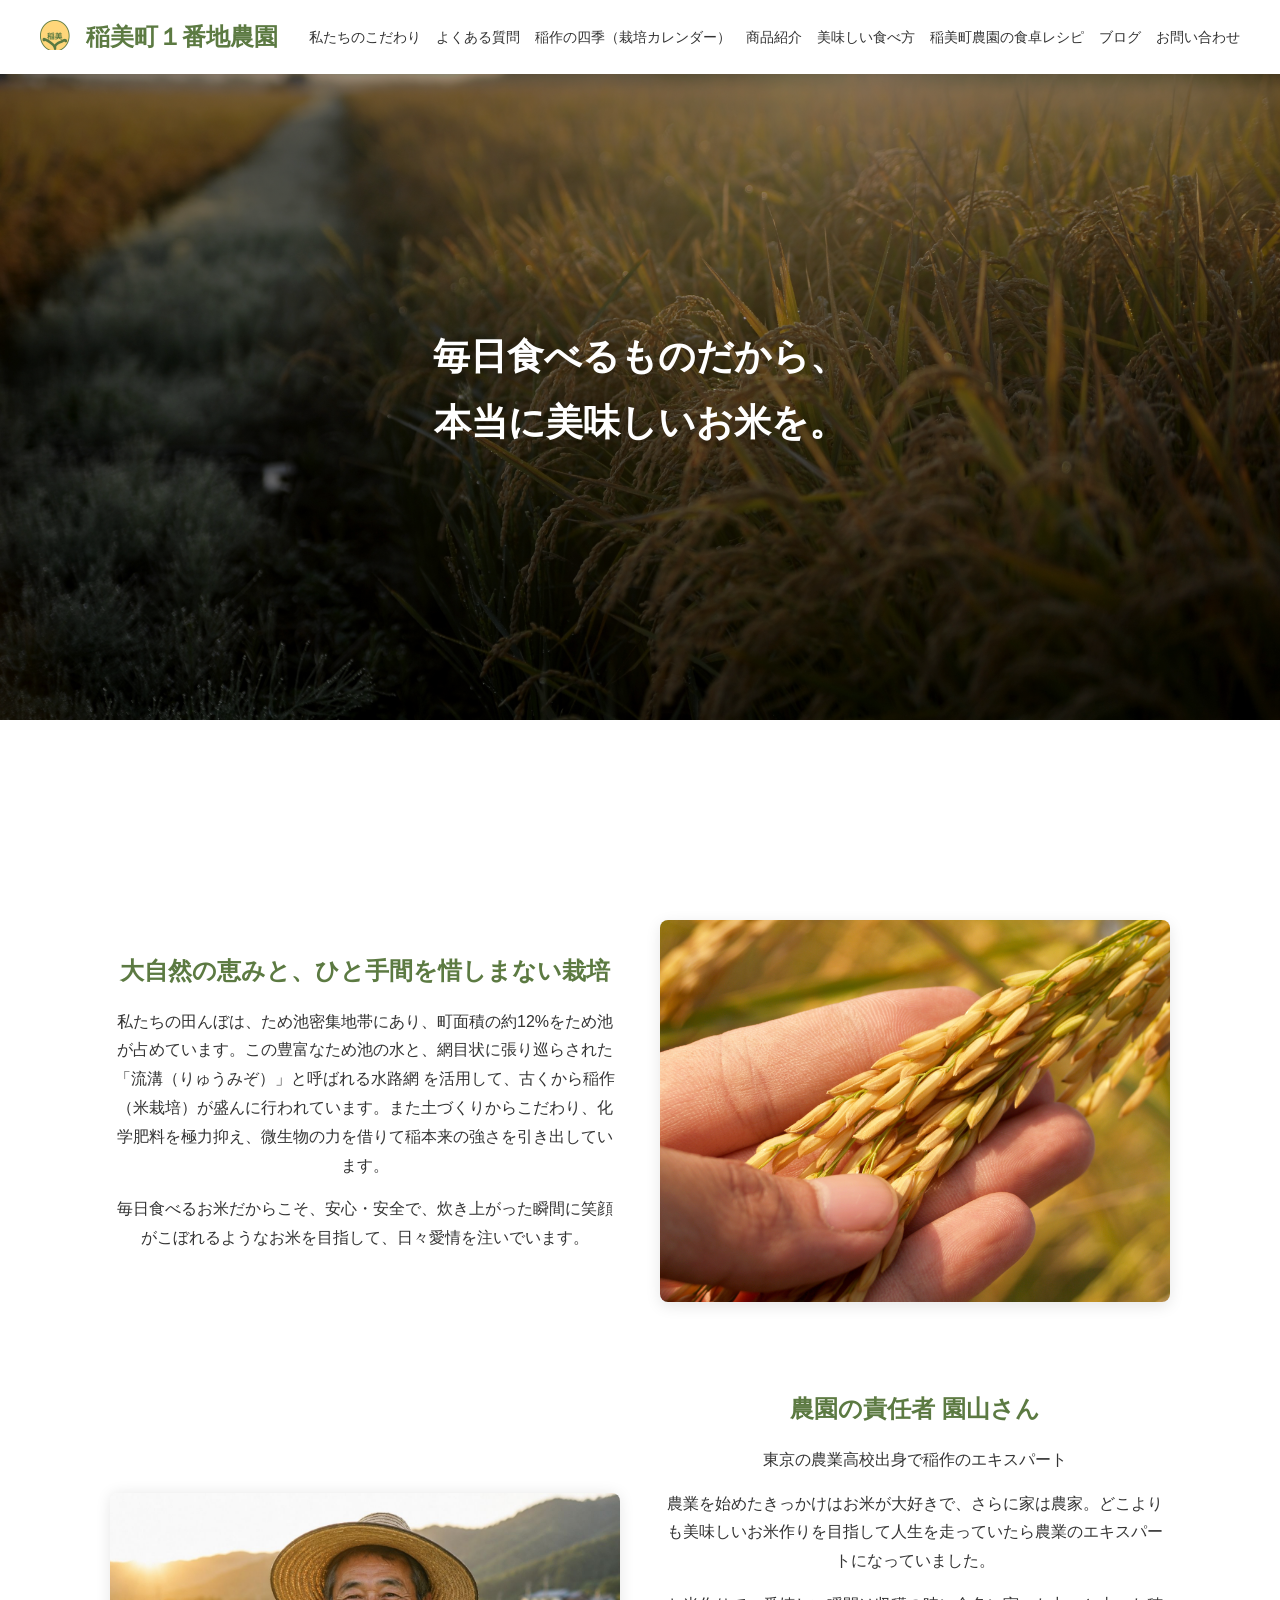
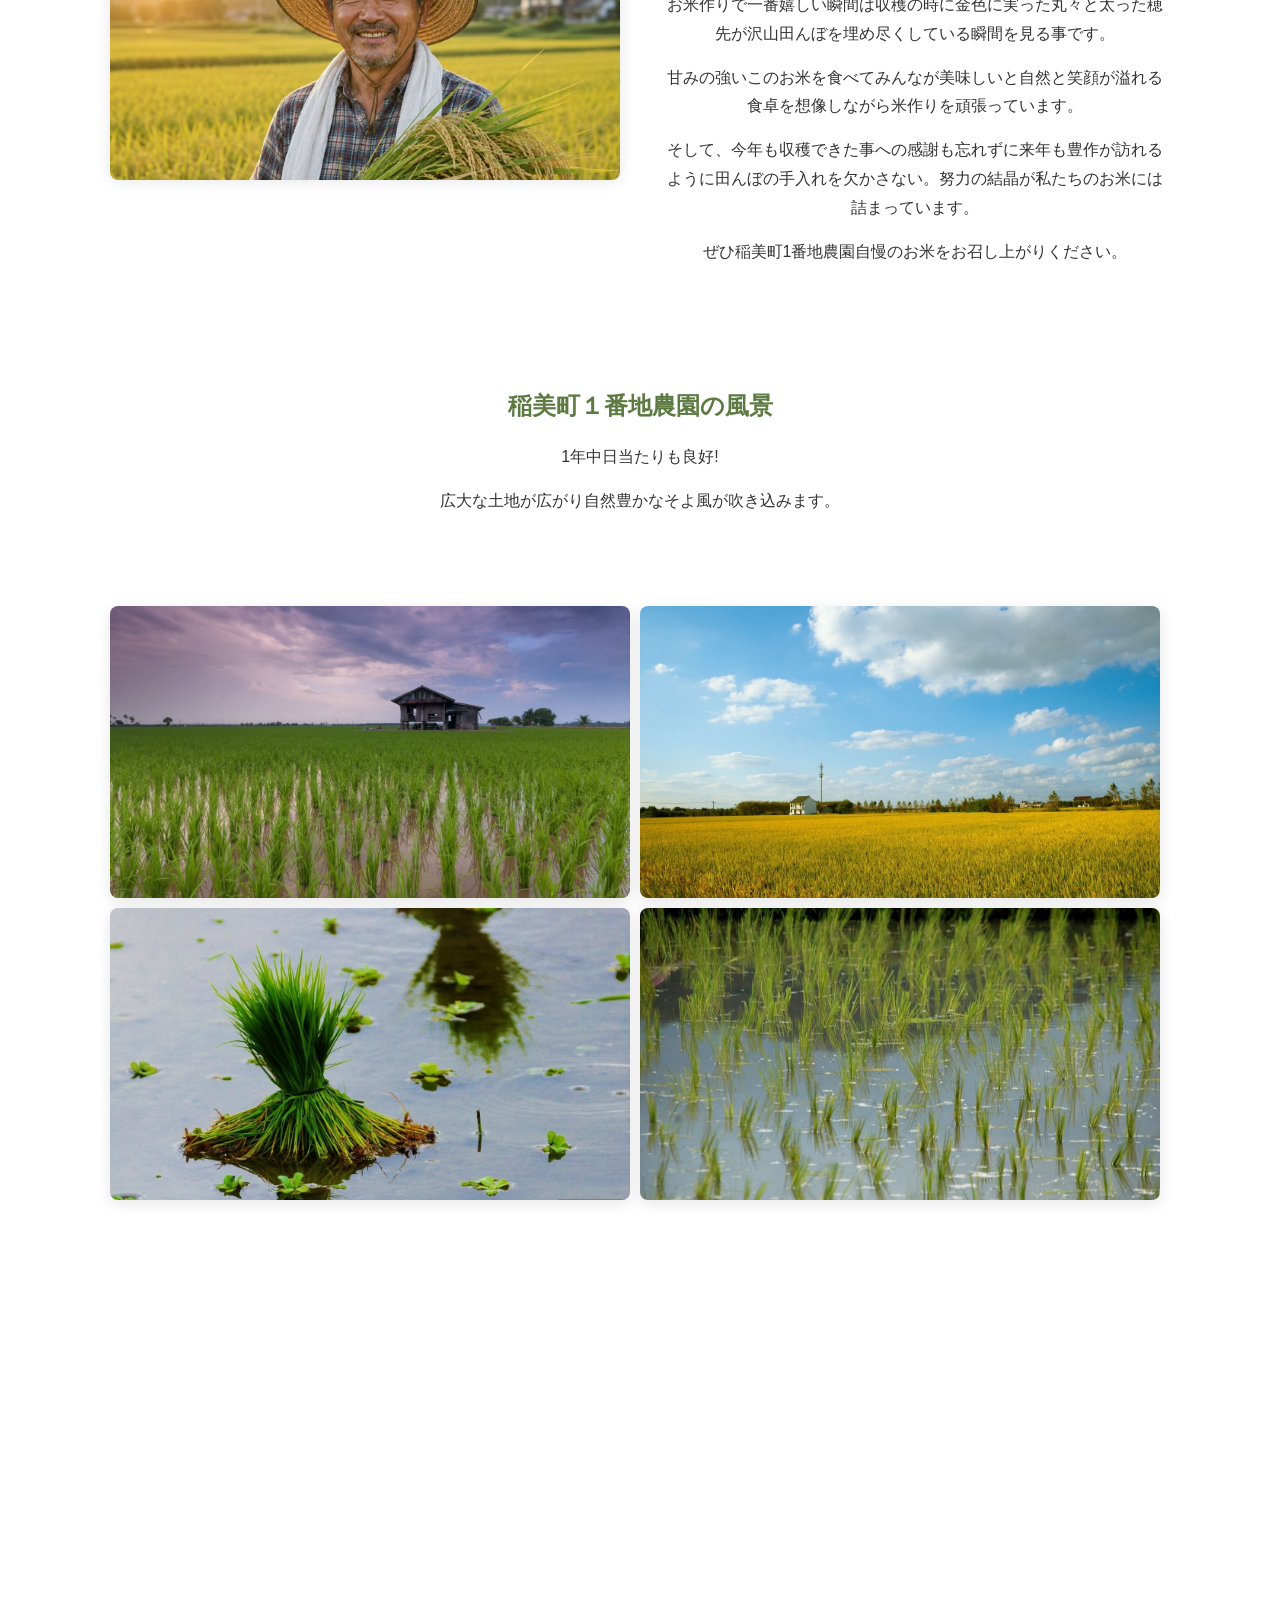
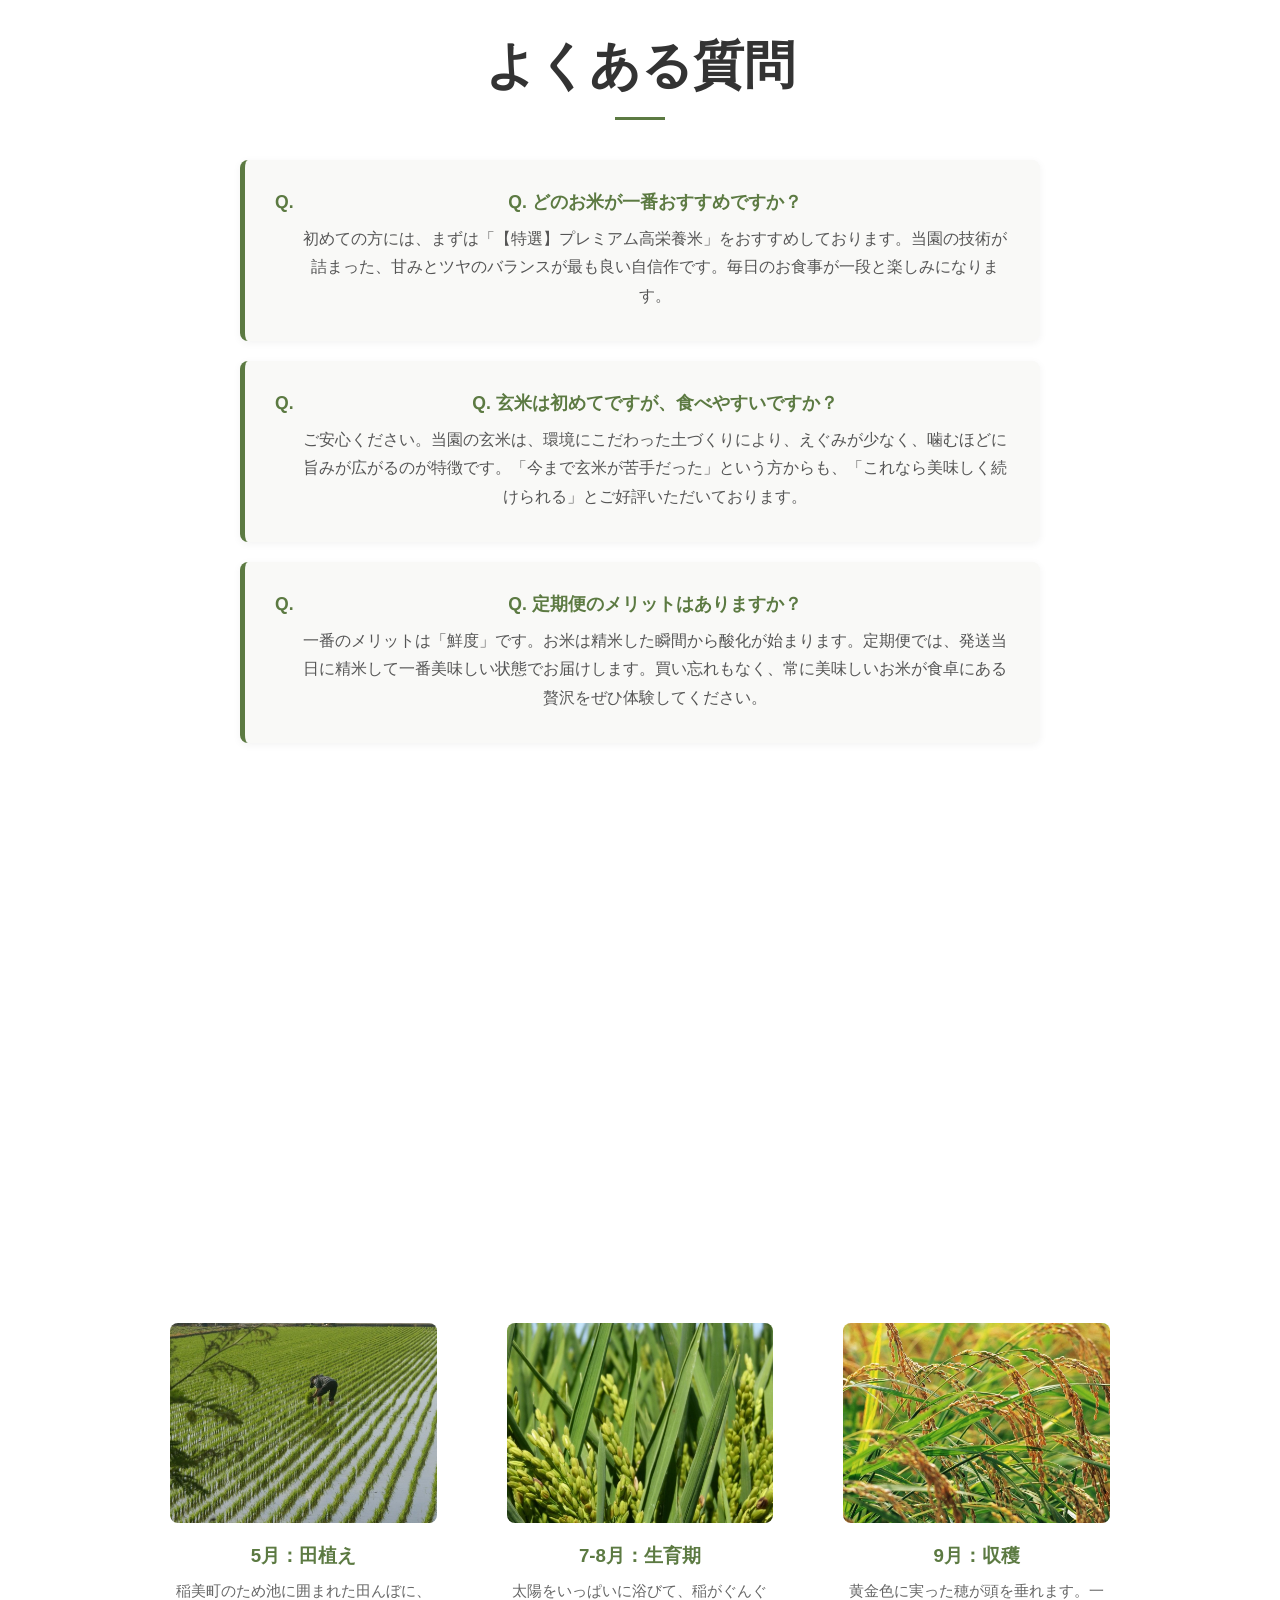
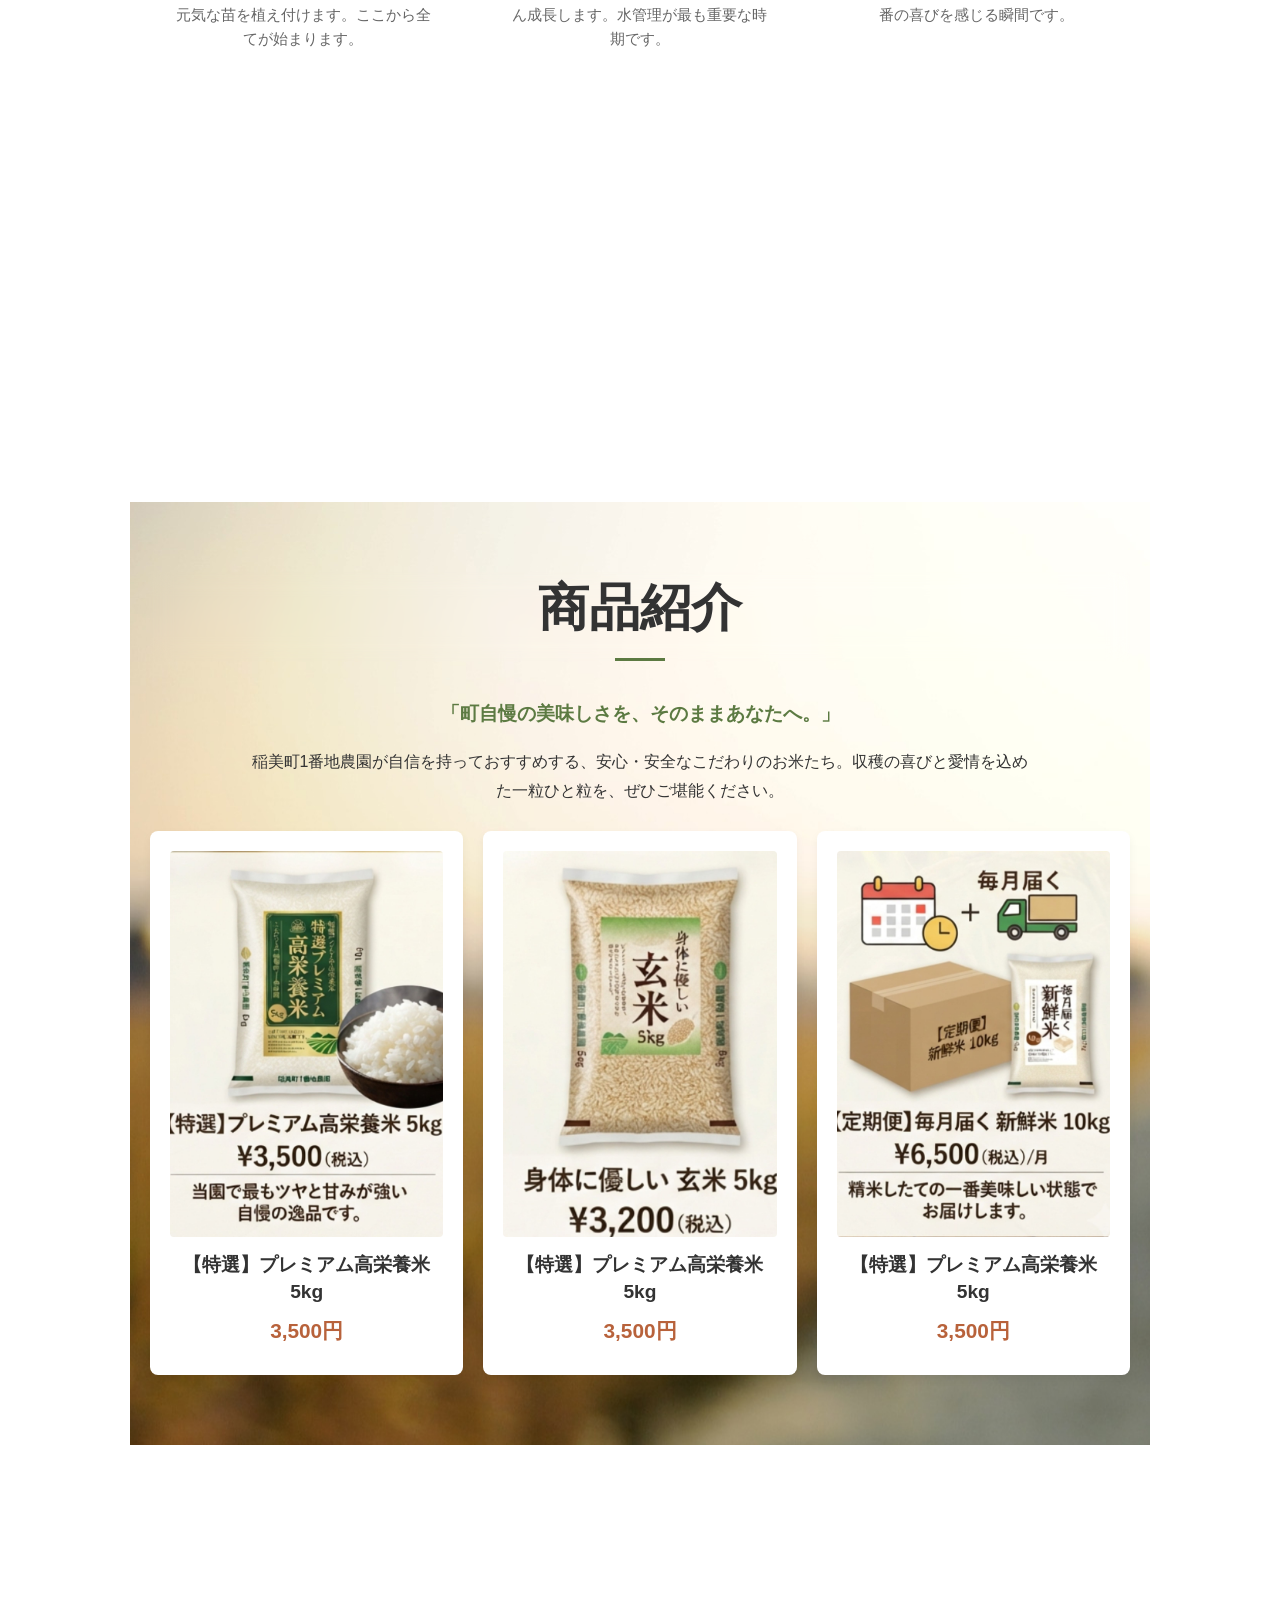
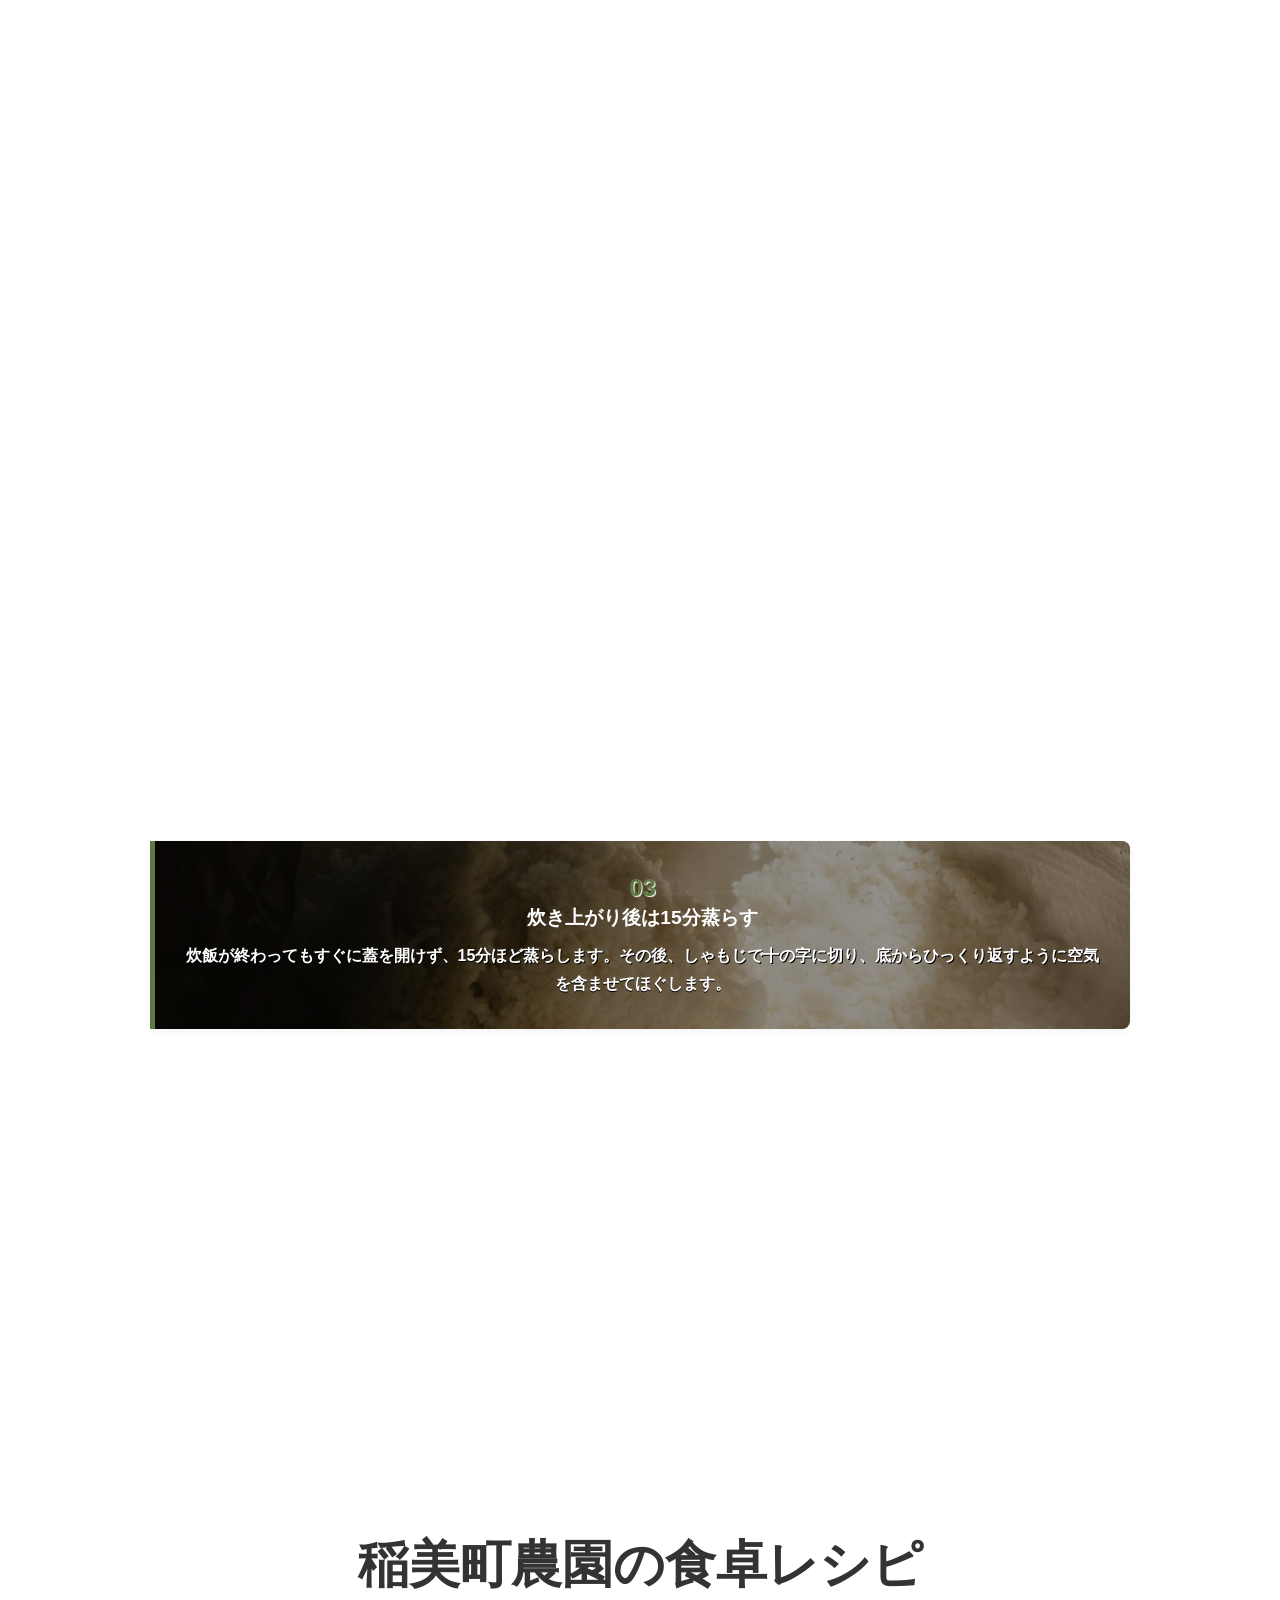
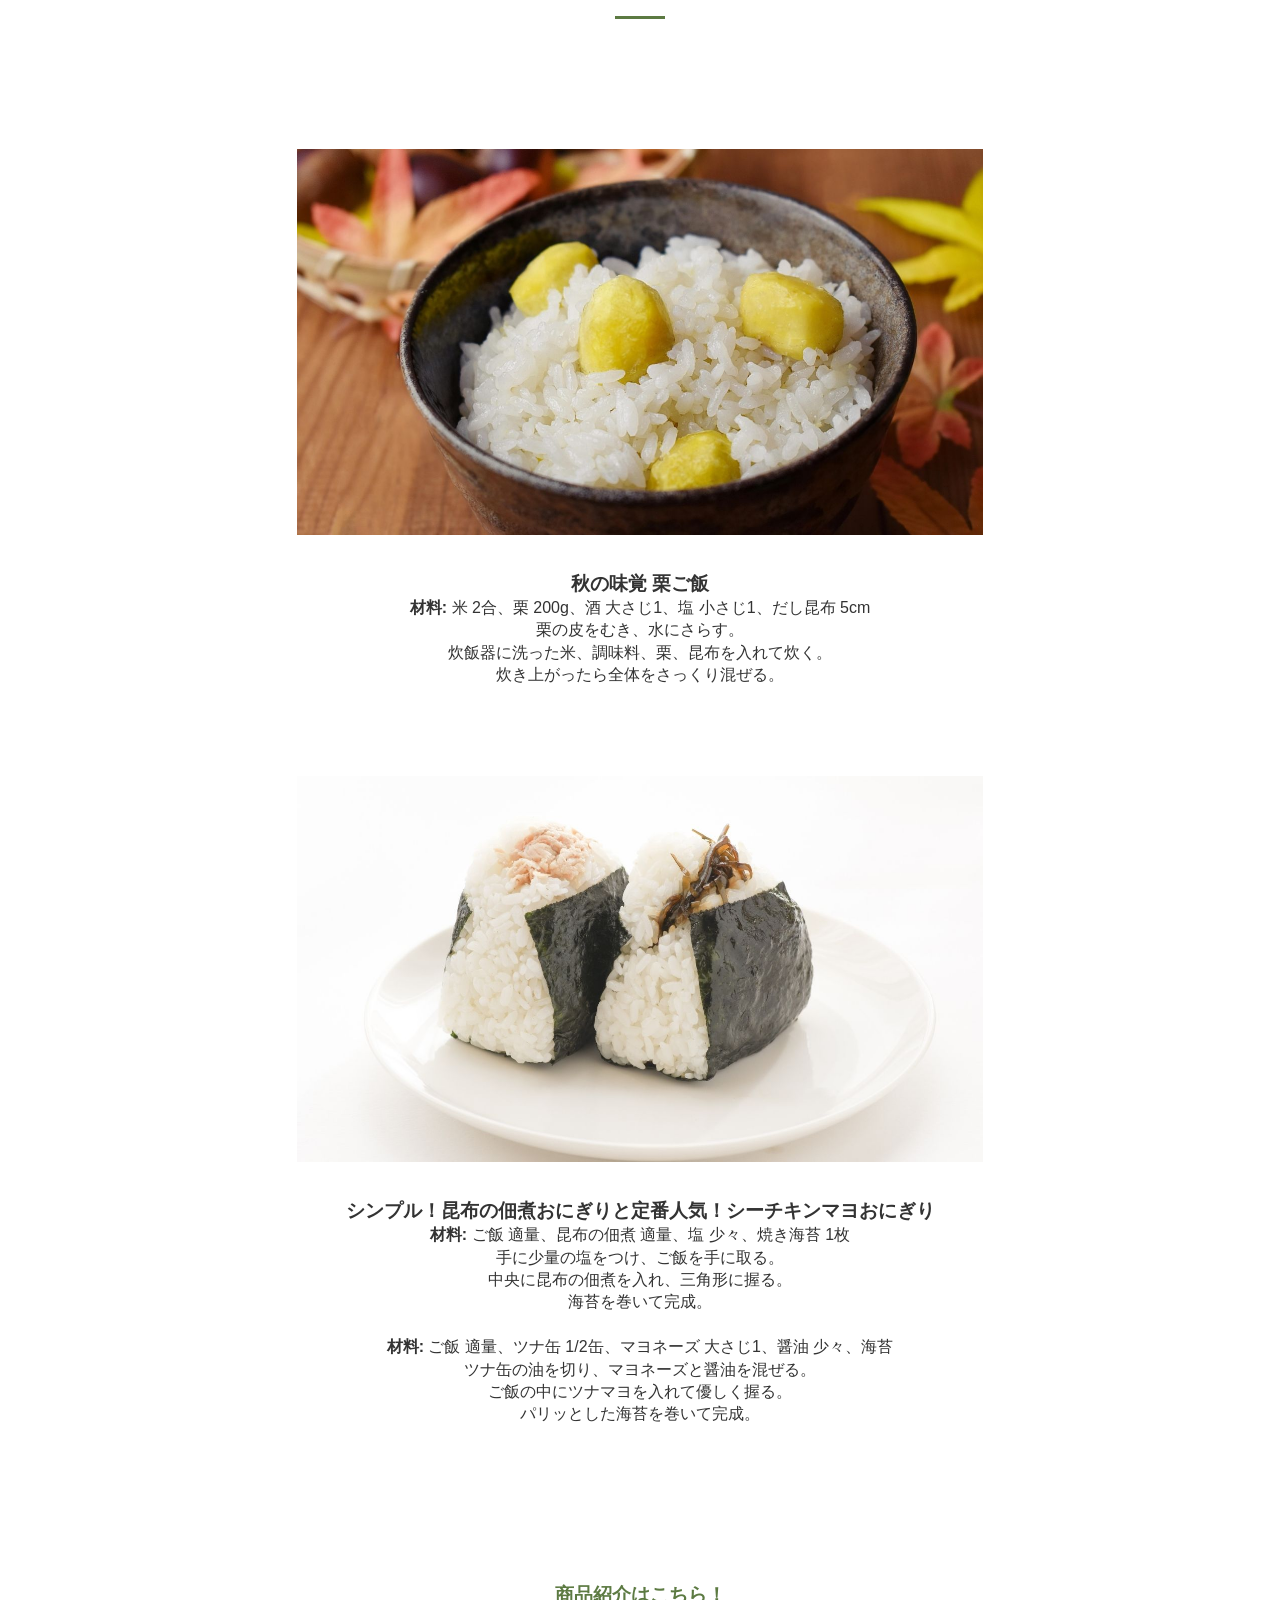
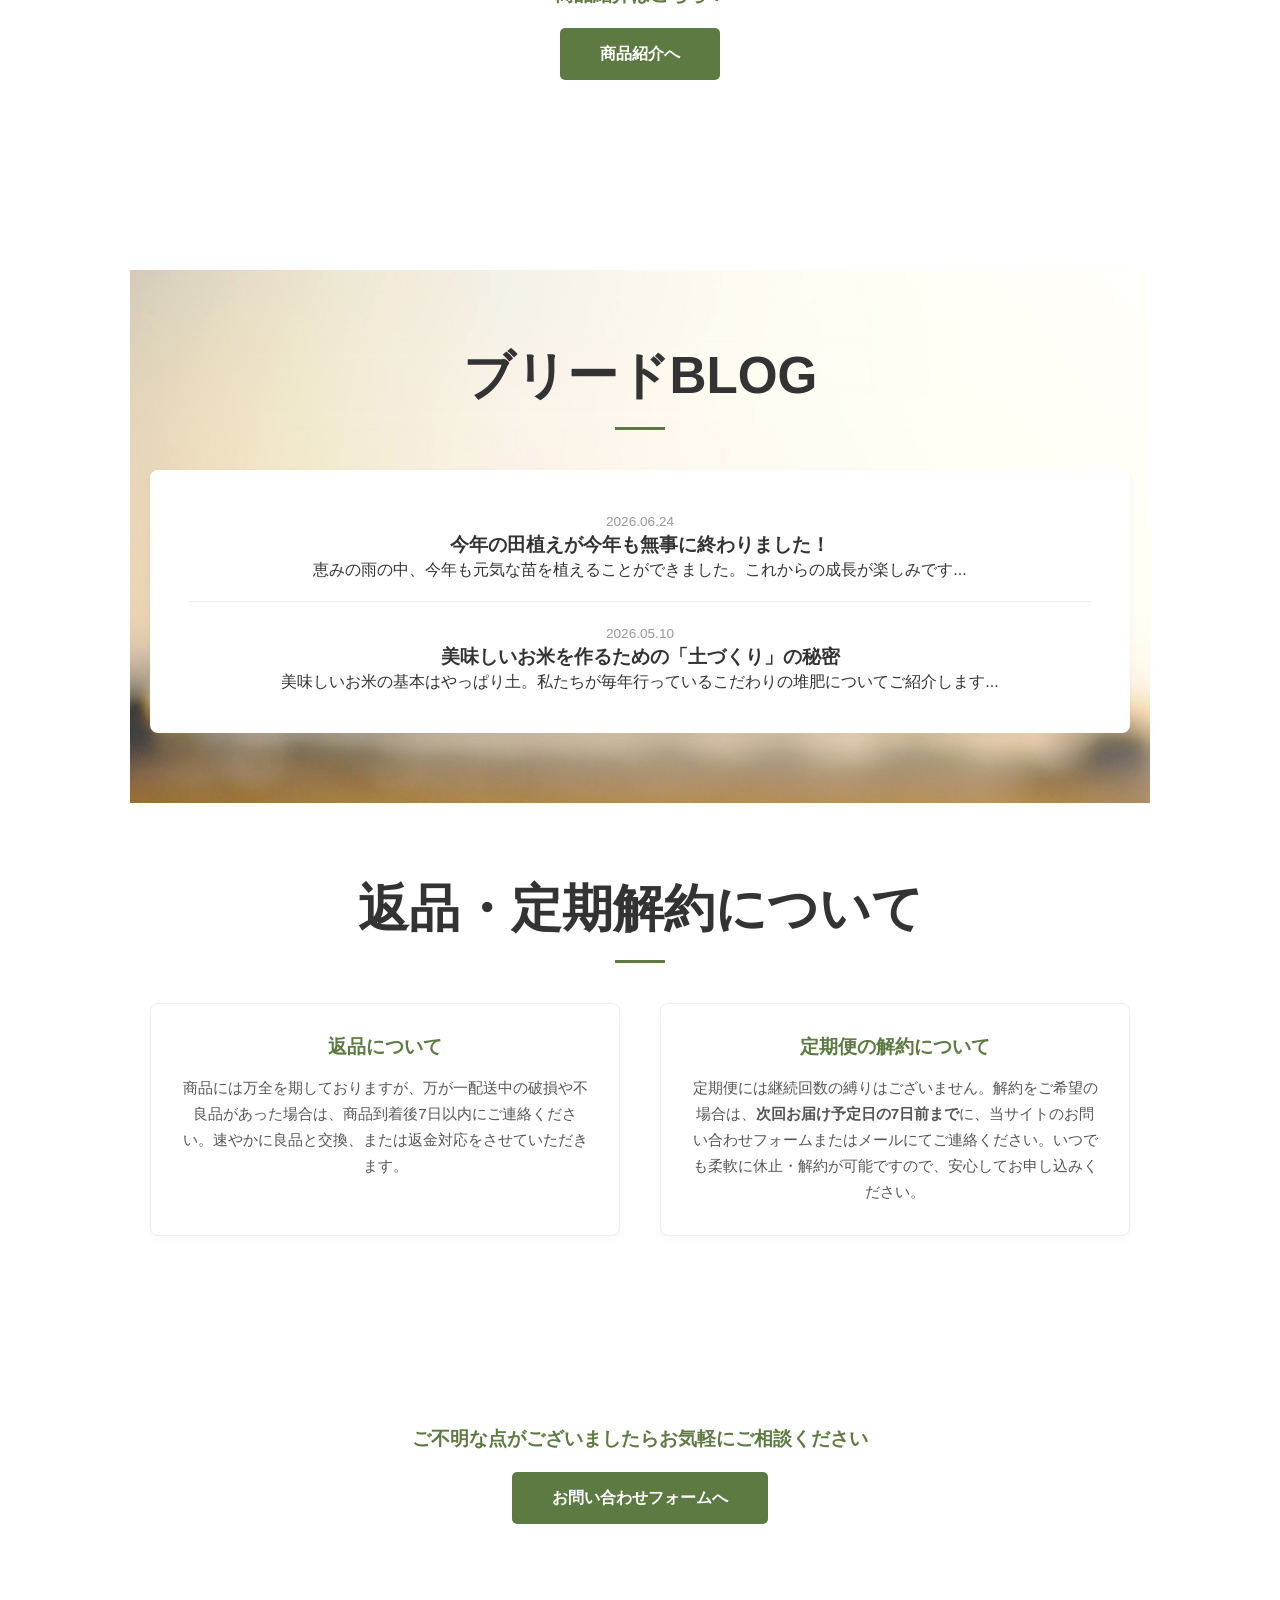
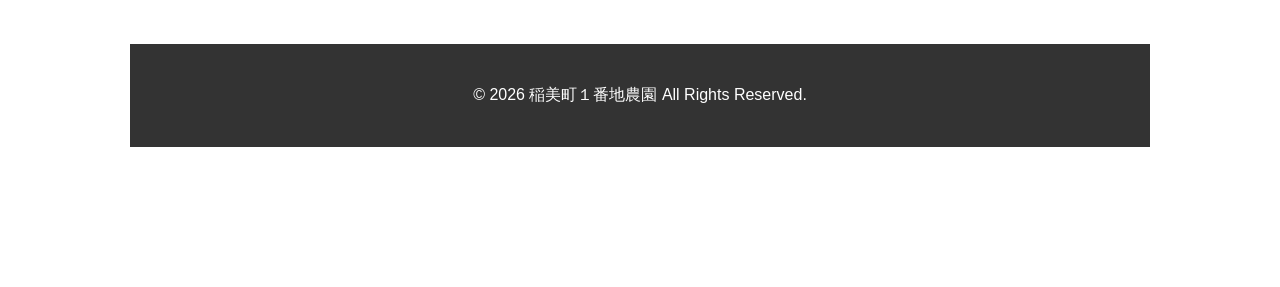
<file: index.html>
<!DOCTYPE html>
<html lang="ja">

<head>
    <meta charset="UTF-8">
    <meta name="viewport" content="width=device-width, initial-scale=1.0">
    <meta name="robots" content="noindex, nofollow">
    <title>こだわり米の稲美町１番地農園</title>
    <link rel="stylesheet" href="style2.css">
    <link rel="icon" href="images/favicon16*16.ico" sizes="16x16" type="image/x-icon">
    <link rel="icon" href="images/favicon24*24.ico" sizes="24x24" type="image/x-icon">
    <link rel="icon" href="images/favicon32*32.ico" sizes="32x32" type="image/x-icon">

    <link rel="apple-touch-icon" href="apple-touch-icon-180x180.png">
</head>

<body>

    <header>
        <div class="logo-img"><img src="images/稲美.jpg" alt=""></div>
        <div class="logo">稲美町１番地農園</div>

        <input type="checkbox" id="menu-toggle" class="menu-toggle">
        <label for="menu-toggle" class="menu-icon"><span></span></label>

        <nav class="nav-menu">
            <ul>
                <li><a href="#about">私たちのこだわり</a></li>
                <li><a href="#faq">よくある質問</a></li>
                <li><a href="#calendar">稲作の四季（栽培カレンダー）</a></li>
                <li><a href="#products">商品紹介</a></li>
                <li><a href="#recipe">美味しい食べ方</a></li>
                <li><a href="#recipe11">稲美町農園の食卓レシピ</a></li>
                <li><a href="#blog">ブログ</a></li>
                <li><a href="etc2.html">お問い合わせ</a></li>
            </ul>
        </nav>
    </header>

    <section class="hero">
        <div class="hero-content fade-in">
            <h1>毎日食べるものだから、<br>本当に美味しいお米を。</h1>
        </div>
    </section>

    <section id="about" class="container">
        <h2 class="section-title fade-in">私たちのこだわり</h2>
        <div class="about-flex">
            <div class="about-text fade-in">
                <h3>大自然の恵みと、ひと手間を惜しまない栽培</h3>
                <p>私たちの田んぼは、ため池密集地帯にあり、町面積の約12%をため池が占めています。この豊富なため池の水と、網目状に張り巡らされた「流溝（りゅうみぞ）」と呼ばれる水路網
                    を活用して、古くから稲作（米栽培）が盛んに行われています。また土づくりからこだわり、化学肥料を極力抑え、微生物の力を借りて稲本来の強さを引き出しています。</p>
                <p>毎日食べるお米だからこそ、安心・安全で、炊き上がった瞬間に笑顔がこぼれるようなお米を目指して、日々愛情を注いでいます。</p>
            </div>
            <div class="about-img fade-in">
                <img src="images/rice_01.jpg" alt="こだわりの稲穂">
            </div>
        </div>

        <div class="about-flex1">
            <div class="about-interview fade-in">
                <h3>農園の責任者 園山さん</h3>
                <p>東京の農業高校出身で稲作のエキスパート</p>
                <p>農業を始めたきっかけはお米が大好きで、さらに家は農家。どこよりも美味しいお米作りを目指して人生を走っていたら農業のエキスパートになっていました。</p>
                <p>お米作りで一番嬉しい瞬間は収穫の時に金色に実った丸々と太った穂先が沢山田んぼを埋め尽くしている瞬間を見る事です。</p>
                <p>甘みの強いこのお米を食べてみんなが美味しいと自然と笑顔が溢れる食卓を想像しながら米作りを頑張っています。</p>
                <p>そして、今年も収穫できた事への感謝も忘れずに来年も豊作が訪れるように田んぼの手入れを欠かさない。努力の結晶が私たちのお米には詰まっています。</p>
                <p>ぜひ稲美町1番地農園自慢のお米をお召し上がりください。</p>
            </div>
            <div class="about-img1 fade-in">
                <img src="images/rice-owner.jpg" alt="こだわりの稲穂">
            </div>
        </div>



        <div class="about-feeled fade-in">
            <h3>稲美町１番地農園の風景</h3>
            <p>1年中日当たりも良好!</p>
            <p>広大な土地が広がり自然豊かなそよ風が吹き込みます。</p>
        </div>


        <div class="about-flex2">

            <div id="about" class="about-img2 fade-in">
                <img src="images/rice-07.jpg" alt="こだわりの稲穂">
            </div>
            <div class="about-img3 fade-in">
                <img src="images/rice-08.jpg" alt="こだわりの稲穂">
            </div>
            <div class="about-img4 fade-in">
                <img src="images/rice-09.jpg" alt="こだわりの稲穂">
            </div>

            <div class="about-img5 fade-in">
                <img src="images/rice-10.jpg" alt="こだわりの稲穂">
            </div>




        </div>

        <section id="faq" class="container">
            <h2 class="section-title fade-in">よくある質問</h2>
            <div class="faq-content">
                <div class="faq-item fade-in">
                    <h4>Q. どのお米が一番おすすめですか？</h4>
                    <p>初めての方には、まずは「【特選】プレミアム高栄養米」をおすすめしております。当園の技術が詰まった、甘みとツヤのバランスが最も良い自信作です。毎日のお食事が一段と楽しみになります。</p>
                </div>
                <div class="faq-item fade-in">
                    <h4>Q. 玄米は初めてですが、食べやすいですか？</h4>
                    <p>ご安心ください。当園の玄米は、環境にこだわった土づくりにより、えぐみが少なく、噛むほどに旨みが広がるのが特徴です。「今まで玄米が苦手だった」という方からも、「これなら美味しく続けられる」とご好評いただいております。
                    </p>
                </div>
                <div class="faq-item fade-in">
                    <h4>Q. 定期便のメリットはありますか？</h4>
                    <p>一番のメリットは「鮮度」です。お米は精米した瞬間から酸化が始まります。定期便では、発送当日に精米して一番美味しい状態でお届けします。買い忘れもなく、常に美味しいお米が食卓にある贅沢をぜひ体験してください。
                    </p>
                </div>
            </div>

            <section id="calendar" class="container">
                <h2 class="section-title fade-in">稲作の四季（栽培カレンダー）</h2>
                <div class="calendar-grid">
                    <div class="calendar-item fade-in">
                        <div class="cal-img"><img src="images/rice_nae.jpg" alt="春の田植え"></div>
                        <h3>5月：田植え</h3>
                        <p>稲美町のため池に囲まれた田んぼに、元気な苗を植え付けます。ここから全てが始まります。</p>
                    </div>
                    <div class="calendar-item fade-in">
                        <div class="cal-img"><img src="images/rice_seityoukiroku.jpg" alt="夏の生育期"></div>
                        <h3>7-8月：生育期</h3>
                        <p>太陽をいっぱいに浴びて、稲がぐんぐん成長します。水管理が最も重要な時期です。</p>
                    </div>
                    <div class="calendar-item fade-in">
                        <div class="cal-img"><img src="images/rice_syuukaku.jpg" alt="秋の収穫"></div>
                        <h3>9月：収穫</h3>
                        <p>黄金色に実った穂が頭を垂れます。一番の喜びを感じる瞬間です。</p>
                    </div>
                </div>
            </section>

            <section id="products" class="bg-light">
                <div class="container">
                    <h2 class="section-title fade-in">商品紹介</h2>
                    <div class="product-se fade-in">
                        <h3>「町自慢の美味しさを、そのままあなたへ。」</h3>
                        <p>稲美町1番地農園が自信を持っておすすめする、安心・安全なこだわりのお米たち。収穫の喜びと愛情を込めた一粒ひと粒を、ぜひご堪能ください。</p>
                    </div>

                    <div class="product-grid">
                        <a href="purchase.html" class="product-card fade-in">
                            <img src="images/rice-022.jpg" alt="特選米">
                            <h3>【特選】プレミアム高栄養米 5kg</h3>
                            <p class="price">3,500円</p>
                        </a>
                        <a href="purchase2.html" class="product-card fade-in">
                            <img src="images/rice-011.jpg" alt="特選米">
                            <h3>【特選】プレミアム高栄養米 5kg</h3>
                            <p class="price">3,500円</p>
                        </a>
                        <a href="purchase3.html" class="product-card fade-in">
                            <img src="images/rice-033.jpg" alt="特選米">
                            <h3>【特選】プレミアム高栄養米 5kg</h3>
                            <p class="price">3,500円</p>
                        </a>
                    </div>
                </div>
            </section>

            <section id="recipe" class="container">
                <h2 class="section-title fade-in">美味しい食べ方の特別ページ</h2>
                <div class="recipe-content">
                    <div class="recipe-step fade-in">
                        <span class="step-num">01</span>
                        <h4>お米を研ぐ時は「優しく素早く」</h4>
                        <p>最初の水は、お米が糠（ぬか）の臭いを吸いやすい事があるので、注いだらすぐに捨ててください。ゴシゴシ研がず、優しくかき混ぜるように洗うのがコツです。</p>
                    </div>
                    <div class="recipe-step fade-in">
                        <span class="step-num">02</span>
                        <h4>しっかり浸水させる（いちばん重要！）</h4>
                        <p>お米の芯まで水分を行き渡らせるため、夏場は30分、冬場は1時間以上水に浸してください。これでふっくら感が劇的に変わります。</p>
                    </div>
                    <div class="recipe-step fade-in">
                        <span class="step-num">03</span>
                        <h4>炊き上がり後は15分蒸らす</h4>
                        <p>炊飯が終わってもすぐに蓋を開けず、15分ほど蒸らします。その後、しゃもじで十の字に切り、底からひっくり返すように空気を含ませてほぐします。</p>
                    </div>
                </div>
            </section>

            <section id="recipe11" class="container">
                <h2 class="section-title fade-in">稲美町農園の食卓レシピ</h2>

                <div class="recipe-wrapper">

                    <div class="recipe-card fade-in">
                        <div class="recipe-img"><img src="images/recipi-02.jpg" alt="栗ご飯"></div>
                        <h3>秋の味覚 栗ご飯</h3>
                        <div class="recipe-info">
                            <p><strong>材料:</strong> 米 2合、栗 200g、酒 大さじ1、塩 小さじ1、だし昆布 5cm</p>
                            <ol>
                                <li>栗の皮をむき、水にさらす。</li>
                                <li>炊飯器に洗った米、調味料、栗、昆布を入れて炊く。</li>
                                <li>炊き上がったら全体をさっくり混ぜる。</li>
                            </ol>
                        </div>
                    </div>

                    <div class="recipe-card fade-in">
                        <div class="recipe-img"><img src="images/recipi-03.jpg" alt="昆布の佃煮おにぎり"></div>
                        <h3>シンプル！昆布の佃煮おにぎりと定番人気！シーチキンマヨおにぎり</h3>

                        <div class="recipe-info">
                            <p><strong>材料:</strong> ご飯 適量、昆布の佃煮 適量、塩 少々、焼き海苔 1枚</p>
                            <ol>
                                <li>手に少量の塩をつけ、ご飯を手に取る。</li>
                                <li>中央に昆布の佃煮を入れ、三角形に握る。</li>
                                <li>海苔を巻いて完成。</li>
                            </ol>
                            <br>
                            <p><strong>材料:</strong> ご飯 適量、ツナ缶 1/2缶、マヨネーズ 大さじ1、醤油 少々、海苔</p>
                            <ol>
                                <li>ツナ缶の油を切り、マヨネーズと醤油を混ぜる。</li>
                                <li>ご飯の中にツナマヨを入れて優しく握る。</li>
                                <li>パリッとした海苔を巻いて完成。</li>
                            </ol>

                        </div>
                        <section id="about-cta" class="container"
                            style="text-align: center; margin-top: 50px; margin-bottom: 50px;">
                            <h3 class="fade-in" style="margin-bottom: 20px; color: #5c7a42;">商品紹介はこちら！
                            </h3>
                            <a href="#products" class="about-button fade-in">商品紹介へ</a>
                        </section>

                    </div>


                </div>
            </section>
            <section id="blog" class="bg-light">
                <div class="container">
                    <h2 class="section-title fade-in">ブリードBLOG

                    </h2>
                    <div class="blog-list">
                        <article class="blog-item fade-in">
                            <span class="blog-date">2026.06.24</span>
                            <h3><a href="#">今年の田植えが今年も無事に終わりました！</a></h3>
                            <p>恵みの雨の中、今年も元気な苗を植えることができました。これからの成長が楽しみです...</p>
                        </article>
                        <article class="blog-item fade-in">
                            <span class="blog-date">2026.05.10</span>
                            <h3><a href="#">美味しいお米を作るための「土づくり」の秘密</a></h3>
                            <p>美味しいお米の基本はやっぱり土。私たちが毎年行っているこだわりの堆肥についてご紹介します...</p>
                        </article>
                    </div>
                </div>
            </section>


            <section id="policy" class="container">
                <h2 class="section-title fade-in">返品・定期解約について</h2>
                <div class="policy-content fade-in">
                    <div class="policy-box">
                        <h3>返品について</h3>
                        <p>商品には万全を期しておりますが、万が一配送中の破損や不良品があった場合は、商品到着後7日以内にご連絡ください。速やかに良品と交換、または返金対応をさせていただきます。</p>
                    </div>
                    <div class="policy-box">
                        <h3>定期便の解約について</h3>
                        <p>定期便には継続回数の縛りはございません。解約をご希望の場合は、<strong>次回お届け予定日の7日前まで</strong>に、当サイトのお問い合わせフォームまたはメールにてご連絡ください。いつでも柔軟に休止・解約が可能ですので、安心してお申し込みください。
                        </p>
                    </div>
                </div>
            </section>

            <section id="contact-cta" class="container"
                style="text-align: center; margin-top: 50px; margin-bottom: 50px;">
                <h3 class="fade-in" style="margin-bottom: 20px; color: #5c7a42;">ご不明な点がございましたらお気軽にご相談ください</h3>
                <a href="etc2.html" class="cta-button fade-in">お問い合わせフォームへ</a>
            </section>


            <footer>
                <p>&copy; 2026 稲美町１番地農園 All Rights Reserved.</p>
            </footer>

            <script>
                document.addEventListener("DOMContentLoaded", function () {
                    const fadeElements = document.querySelectorAll(".fade-in");

                    const observerOptions = {
                        root: null,
                        rootMargin: "-100px",
                        threshold: 0.1
                    };

                    const observer = new IntersectionObserver(function (entries, observer) {
                        entries.forEach(entry => {
                            if (entry.isIntersecting) {
                                entry.target.classList.add("active");
                                observer.unobserve(entry.target);
                            }
                        });
                    }, observerOptions);

                    fadeElements.forEach(el => {
                        observer.observe(el);
                    });
                });
                // メニュー項目をクリックしたら閉じる
                document.querySelectorAll('.nav-menu a').forEach(link => {
                    link.addEventListener('click', () => {
                        document.getElementById('menu-toggle').checked = false;
                    });
                    // メニュー項目をクリックした時、メニューを閉じる
                    const menuToggle = document.getElementById('menu-toggle');
                    document.querySelectorAll('.nav-menu a').forEach(link => {
                        link.addEventListener('click', () => {
                            menuToggle.checked = false;
                        });
                    });
                });

            </script>

</body>

</html>
</file>
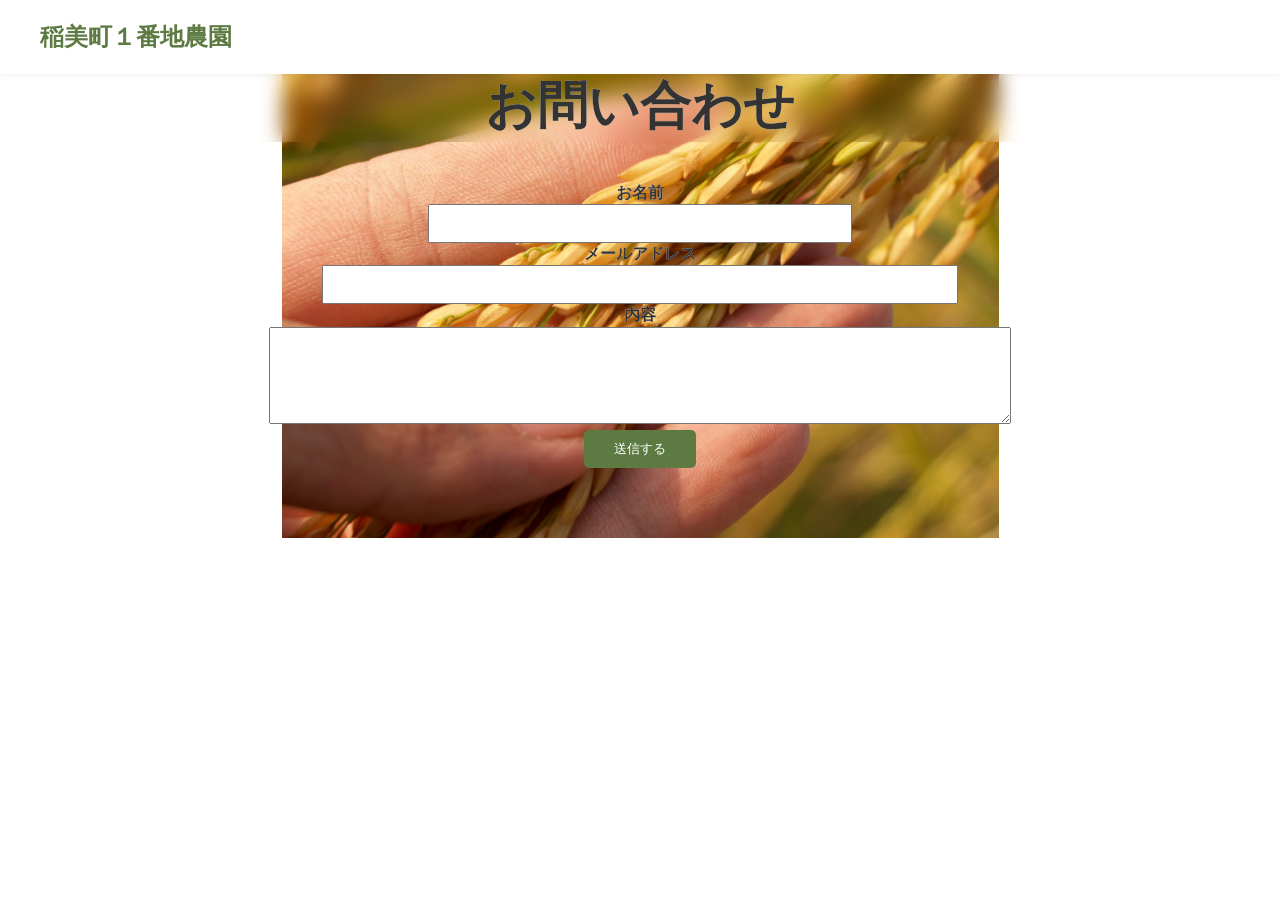
<file: etc2.html>
<!DOCTYPE html>
<html lang="ja">

<head>
    <meta charset="UTF-8">
    <meta name="viewport" content="width=device-width, initial-scale=1.0">
    <meta name="robots" content="noindex, nofollow">
    <link rel="stylesheet" href="style2.css">
    <link rel="icon" href="images/favicon16*16.ico" sizes="16x16" type="image/x-icon">
    <link rel="icon" href="images/favicon24*24.ico" sizes="24x24" type="image/x-icon">
    <link rel="icon" href="images/favicon32*32.ico" sizes="32x32" type="image/x-icon">

    <link rel="apple-touch-icon" href="apple-touch-icon-180x180.png">

    <title>お問い合わせ - 稲美町１番地農園</title>
</head>

<body class="bgbgbg">
    <header>
        <div class="logo"><a href="index.html">稲美町１番地農園</a></div>
    </header>

    <div class="container">
        <h2>お問い合わせ</h2>
        <form action="#" method="post">
            <p><label>お名前</label><br><input type="text" name="name" style="width:40%; padding:10px;" required></p>
            <p><label>メールアドレス</label><br><input type="email" name="email" style="width:60%; padding:10px;" required></p>
            <p><label>内容</label><br><textarea name="message" rows="5" style="width:70%; padding:10px;"></textarea></p>
            <button type="submit"
                style="padding:10px 30px; background:#5c7a42; color:#fff; border:none; border-radius:5px; cursor:pointer;">送信する</button>
        </form>
    </div>
</body>

</html>
</file>
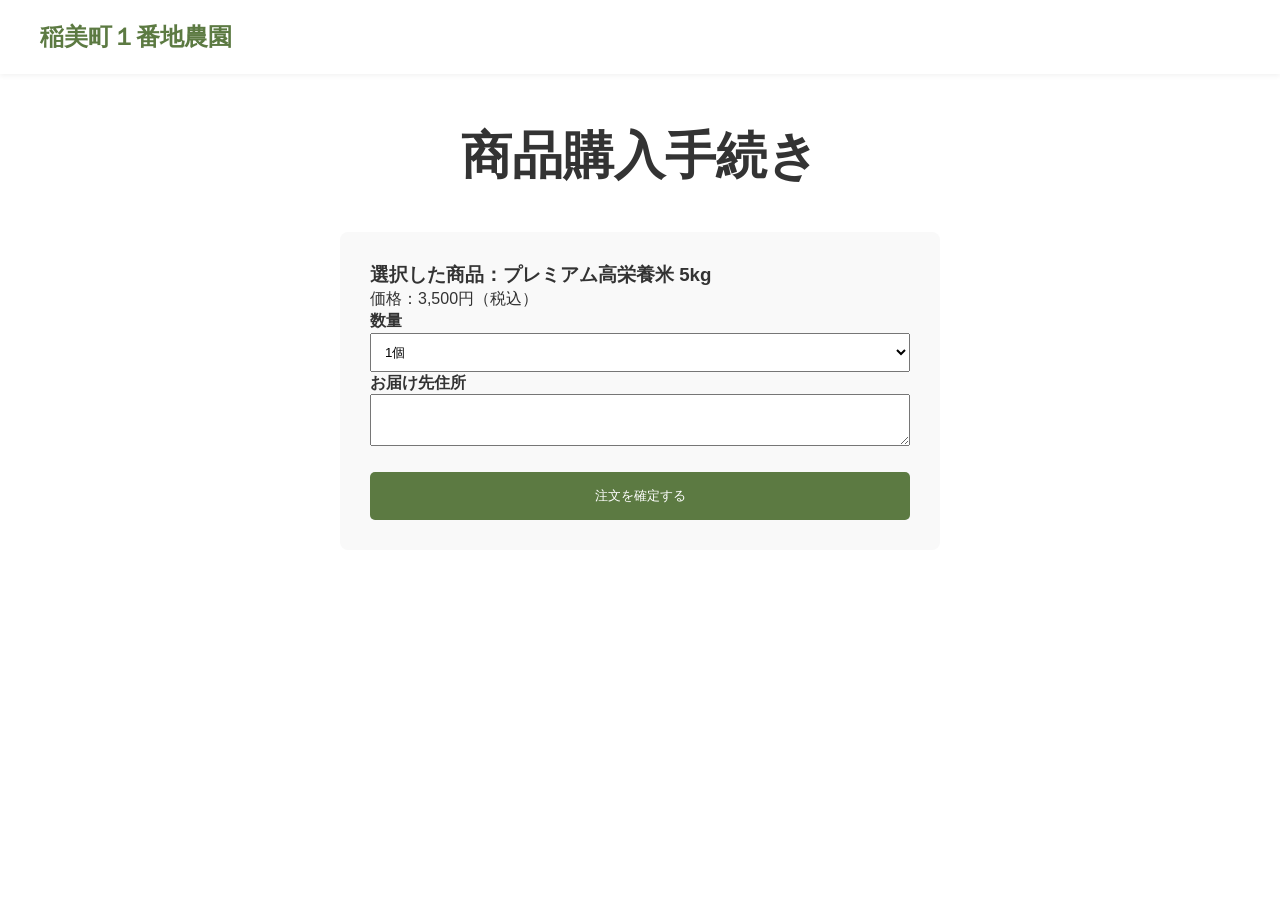
<file: purchase.html>
<!DOCTYPE html>
<html lang="ja">

<head>
    <meta charset="UTF-8">
    <meta name="viewport" content="width=device-width, initial-scale=1.0">
    <link rel="stylesheet" href="style2.css">
    <link rel="icon" href="images/favicon16*16.ico" sizes="16x16" type="image/x-icon">
    <link rel="icon" href="images/favicon24*24.ico" sizes="24x24" type="image/x-icon">
    <link rel="icon" href="images/favicon32*32.ico" sizes="32x32" type="image/x-icon">

    <link rel="apple-touch-icon" href="apple-touch-icon-180x180.png">

    <title>商品購入 - 稲美町１番地農園</title>
</head>

<body>
    <header>
        <div class="logo"><a href="index.html">稲美町１番地農園</a></div>
    </header>

    <div class="container" style="padding-top: 120px;">
        <h2>商品購入手続き</h2>
        <div class="purchase-box"
            style="max-width: 600px; margin: 0 auto; text-align: left; background: #f9f9f9; padding: 30px; border-radius: 8px;">
            <h3>選択した商品：プレミアム高栄養米 5kg</h3>
            <p>価格：3,500円（税込）</p>
            <form action="submit_order.php" method="post">
                <p><label>数量</label><br>
                    <select name="quantity" style="width:100%; padding:10px;">
                        <option value="1">1個</option>
                        <option value="2">2個</option>
                    </select>
                </p>
                <p><label>お届け先住所</label><br><textarea name="address" style="width:100%; padding:10px;"
                        required></textarea></p>
                <button type="submit"
                    style="width:100%; padding:15px; background:#5c7a42; color:#fff; border:none; border-radius:5px; margin-top:20px;">注文を確定する</button>
            </form>
        </div>
    </div>
</body>

</html>
</file>
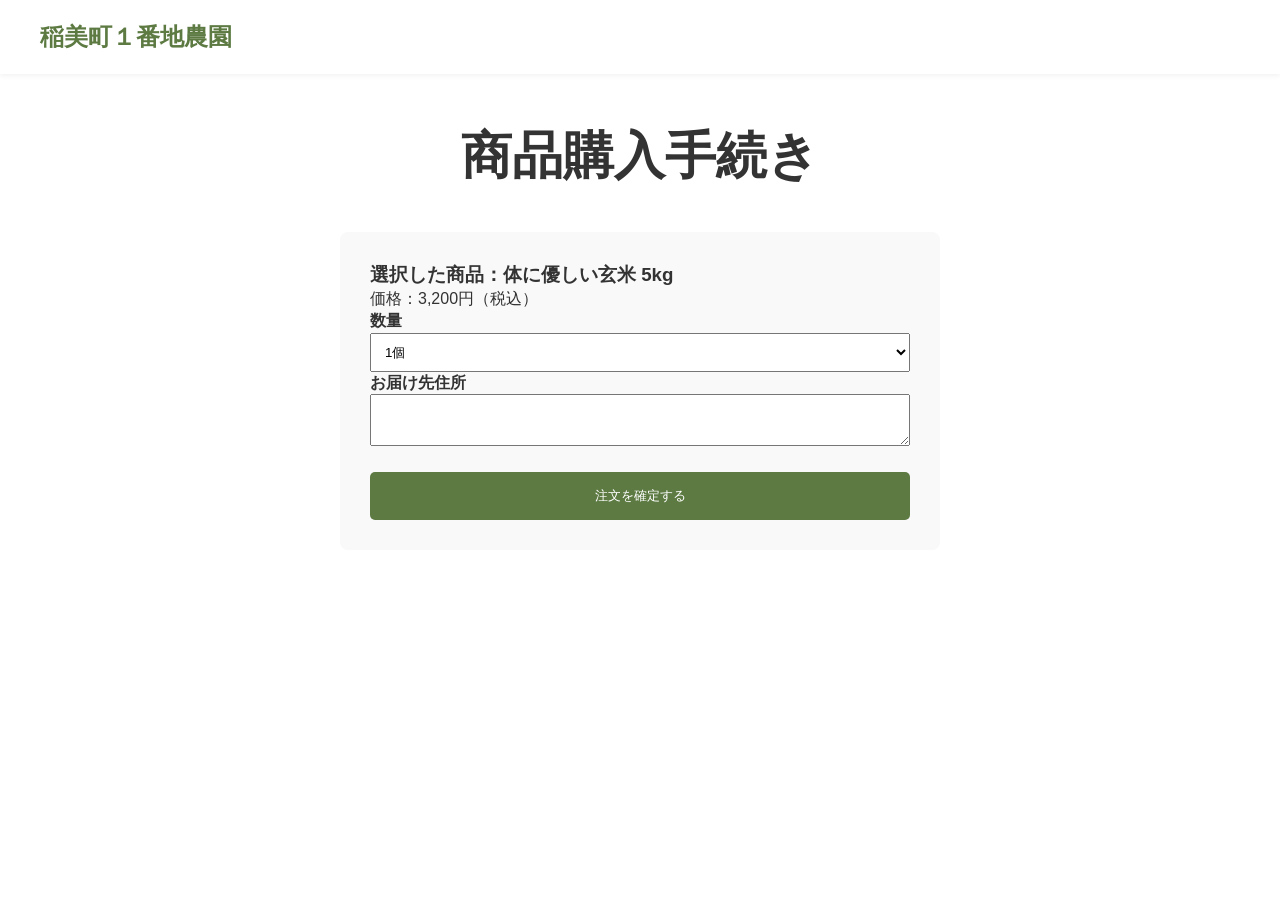
<file: purchase2.html>
<!DOCTYPE html>
<html lang="ja">

<head>
    <meta charset="UTF-8">
    <meta name="viewport" content="width=device-width, initial-scale=1.0">
    <link rel="stylesheet" href="style2.css">
    <link rel="icon" href="images/favicon16*16.ico" sizes="16x16" type="image/x-icon">
    <link rel="icon" href="images/favicon24*24.ico" sizes="24x24" type="image/x-icon">
    <link rel="icon" href="images/favicon32*32.ico" sizes="32x32" type="image/x-icon">

    <link rel="apple-touch-icon" href="apple-touch-icon-180x180.png">

    <title>商品購入 - 稲美町１番地農園</title>
</head>

<body>
    <header>
        <div class="logo"><a href="index.html">稲美町１番地農園</a></div>
    </header>

    <div class="container" style="padding-top: 120px;">
        <h2>商品購入手続き</h2>
        <div class="purchase-box"
            style="max-width: 600px; margin: 0 auto; text-align: left; background: #f9f9f9; padding: 30px; border-radius: 8px;">
            <h3>選択した商品：体に優しい玄米 5kg</h3>
            <p>価格：3,200円（税込）</p>
            <form action="submit_order.php" method="post">
                <p><label>数量</label><br>
                    <select name="quantity" style="width:100%; padding:10px;">
                        <option value="1">1個</option>
                        <option value="2">2個</option>
                    </select>
                </p>
                <p><label>お届け先住所</label><br><textarea name="address" style="width:100%; padding:10px;"
                        required></textarea></p>
                <button type="submit"
                    style="width:100%; padding:15px; background:#5c7a42; color:#fff; border:none; border-radius:5px; margin-top:20px;">注文を確定する</button>
            </form>
        </div>
    </div>
</body>

</html>
</file>
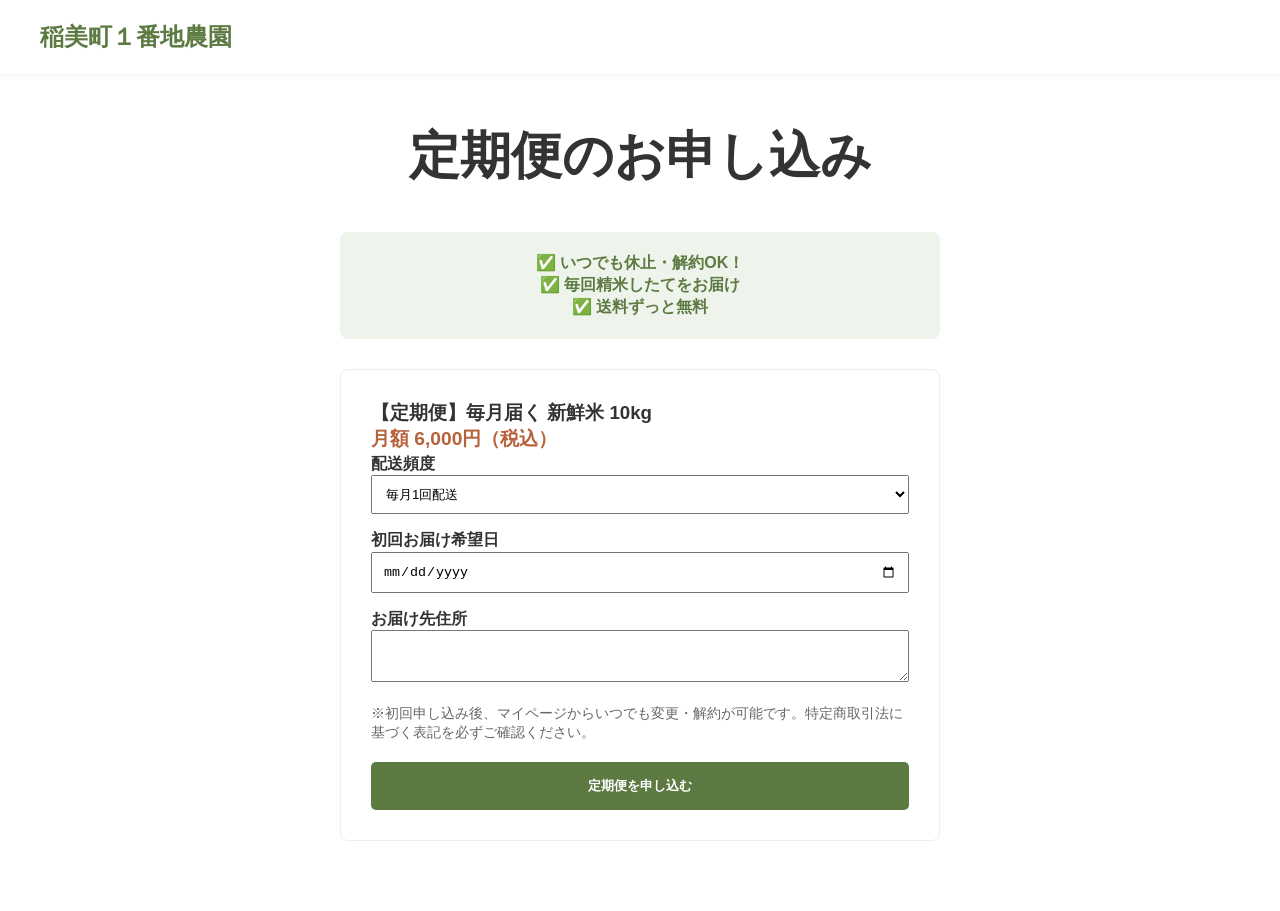
<file: purchase3.html>
<!DOCTYPE html>
<html lang="ja">

<head>
    <meta charset="UTF-8">
    <meta name="viewport" content="width=device-width, initial-scale=1.0">
    <link rel="stylesheet" href="style2.css">
    <link rel="icon" href="images/favicon16*16.ico" sizes="16x16" type="image/x-icon">
    <link rel="icon" href="images/favicon24*24.ico" sizes="24x24" type="image/x-icon">
    <link rel="icon" href="images/favicon32*32.ico" sizes="32x32" type="image/x-icon">

    <link rel="apple-touch-icon" href="apple-touch-icon-180x180.png">

    <title>定期便のお申し込み - 稲美町１番地農園</title>
</head>

<body>
    <header>
        <div class="logo"><a href="index.html">稲美町１番地農園</a></div>
    </header>

    <div class="container" style="padding-top: 120px;">
        <h2>定期便のお申し込み</h2>

        <div class="subscription-benefit"
            style="max-width: 600px; margin: 0 auto 30px; padding: 20px; background: #eef3eb; border-radius: 8px; color: #5c7a42; font-weight: bold;">
            <p>✅ いつでも休止・解約OK！</p>
            <p>✅ 毎回精米したてをお届け</p>
            <p>✅ 送料ずっと無料</p>
        </div>

        <div class="purchase-box"
            style="max-width: 600px; margin: 0 auto; text-align: left; background: #fff; padding: 30px; border-radius: 8px; border: 1px solid #eee;">
            <h3>【定期便】毎月届く 新鮮米 10kg</h3>
            <p style="font-size: 1.2rem; color: #b8623b; font-weight: bold;">月額 6,000円（税込）</p>

            <form action="submit_subscription.php" method="post">
                <p><label>配送頻度</label><br>
                    <select name="frequency" style="width:100%; padding:10px; margin-bottom:15px;">
                        <option value="monthly">毎月1回配送</option>
                        <option value="bimonthly">2ヶ月に1回配送</option>
                    </select>
                </p>

                <p><label>初回お届け希望日</label><br>
                    <input type="date" name="delivery_date" style="width:100%; padding:10px; margin-bottom:15px;"
                        required>
                </p>

                <p><label>お届け先住所</label><br>
                    <textarea name="address" style="width:100%; padding:10px; margin-bottom:15px;" required></textarea>
                </p>

                <div style="font-size: 0.85rem; color: #666; margin-bottom: 20px;">
                    ※初回申し込み後、マイページからいつでも変更・解約が可能です。特定商取引法に基づく表記を必ずご確認ください。
                </div>

                <button type="submit"
                    style="width:100%; padding:15px; background:#5c7a42; color:#fff; border:none; border-radius:5px; font-weight:bold; cursor:pointer;">定期便を申し込む</button>
            </form>
        </div>
    </div>
</body>

</html>
</file>
<file: style2.css>
@charset "utf-8";


/* 全体のリセットと共通設定 */
:root {
    --main: #5c7a42;

}

* {
    margin: 0;
    padding: 0;
    box-sizing: border-box;
}

html {
    scroll-behavior: smooth;
}

body {
    font-family: 'Helvetica Neue', Arial, 'Hiragino Kaku Gothic ProN', 'Hiragino Sans', Meiryo, sans-serif;
    color: #333;
    line-height: 1.4;
    background-color: rgb(255, 255, 255);
    /* 温かみのある白 */
}

a {
    color: #333;
    text-decoration: none;
}

img {
    max-width: 100%;
    height: auto;
    vertical-align: middle;
}

.container {
    max-width: 1100px;
    margin: 0 auto;
    padding: 70px 20px;

}

.bg-light {
    background-image: url(images/rice_top.jpg);
}

.section-title {
    text-align: center;
    font-size: 2rem;
    margin-bottom: 50px;
    position: relative;
    white-space: nowrap;
}

.section-title::after {
    content: '';
    display: block;
    width: 50px;
    height: 3px;
    background-color: var(--main);
    /* 農家らしいグリーン */
    margin: 15px auto 0;
}

/* ヘッダー */
header {
    display: flex;
    justify-content: space-between;
    align-items: center;
    padding: 20px 40px;
    background-color: rgb(255, 255, 255);
    /* 温かみのある白 */
    position: fixed;
    width: 100%;
    top: 0;
    z-index: 100;
    box-shadow: 0 2px 5px rgba(0, 0, 0, 0.05);
}

.logo {
    font-size: 1.5rem;
    font-weight: bold;
    color: var(--main);
}

.logo-img img {
    width: 30px;
    height: auto;
    padding-right: 0px;
    margin-bottom: 3px;

}

nav ul {
    display: flex;
    list-style: none;
}

nav ul li {
    margin-left: 20px;
}

nav ul li a:hover {
    color: var(--main);
}

/* メインビジュアル */
.hero {
    height: 80vh;
    background: linear-gradient(rgba(0, 0, 0, 0.4), rgba(0, 0, 0, 0.4)), url(images/rice_top.jpg);
    background-position: center;
    background-repeat: no-repeat;
    background-size: cover;
    display: flex;
    align-items: center;
    justify-content: center;
    text-align: center;
    color: #fff;
    padding-top: 60px;
}

.hero h1 {
    font-size: 2.3rem;
    line-height: 1.8;
    white-space: nowrap;
    text-shadow: 1px 1px 10px rgba(0, 0, 0, 0.3);
}

/* 私たちのこだわり */
.about-flex {
    display: flex;
    align-items: center;
    gap: 40px;
}

.about-text {
    flex: 1;
}

.about-text h3 {
    font-size: 1.5rem;
    color: var(--main);
    margin-bottom: 20px;
}

.about-text p {
    line-height: 1.8;
    margin-bottom: 15px;
}

.about-img {
    flex: 1;
    border-radius: 8px;
    overflow: hidden;
    box-shadow: 0 4px 15px rgba(0, 0, 0, 0.1);
}

.about-flex1 {
    display: flex;
    flex-direction: row-reverse;
    align-items: center;
    gap: 40px;
    margin-top: 10vh;
}


.about-interview {
    flex: 1;
}


.about-interview h3 {
    font-size: 1.5rem;
    color: var(--main);
    margin-bottom: 20px;
}

.about-interview p {
    line-height: 1.8;
    margin-bottom: 15px;

}

.about-img1 {
    flex: 1;
    border-radius: 8px;
    overflow: hidden;
    box-shadow: 0 1px 15px rgba(0, 0, 0, 0.1);
}


.about-feeled {
    margin: 0 auto;
    padding-top: 12vh;
}

.about-feeled h3 {
    font-size: 1.5rem;
    color: var(--main);
    margin-bottom: 20px;
}

.about-feeled p {
    line-height: 1.8;
    margin-bottom: 15px;
}

.about-flex2 {
    display: flex;
    flex-wrap: wrap;
    align-items: center;
    gap: 10px;
    margin-top: 10vh;
}

.about-img2 {
    width: calc(50% - 10px);
    border-radius: 8px;
    overflow: hidden;
    box-shadow: 0 4px 15px rgba(0, 0, 0, 0.1);
}

.about-img3 {
    width: calc(50% - 10px);
    border-radius: 8px;
    overflow: hidden;
    box-shadow: 0 4px 15px rgba(0, 0, 0, 0.1);
}

.about-img4 {
    width: calc(50% - 10px);
    border-radius: 8px;
    overflow: hidden;
    box-shadow: 0 4px 15px rgba(0, 0, 0, 0.1);
}

.about-img5 {
    width: calc(50% - 10px);
    border-radius: 8px;
    overflow: hidden;
    box-shadow: 0 4px 15px rgba(0, 0, 0, 0.1);
}

/* Q&Aの場所 */
/* よくある質問セクション */

#faq.container {
    margin-top: 40vh;
}

.faq-content {
    max-width: 800px;
    margin: 0 auto;
    display: flex;
    flex-direction: column;
    gap: 20px;
    margin-bottom: 40vh;
}

.faq-item {
    background: #f9f9f7;
    /* 少し温かみのある白背景 */
    padding: 30px;
    border-radius: 8px;
    border-left: 5px solid #5c7a42;
    box-shadow: 0 2px 8px rgba(0, 0, 0, 0.05);
}

.faq-item h4 {
    color: #5c7a42;
    font-size: 1.1rem;
    margin-bottom: 10px;
    position: relative;
    padding-left: 25px;
}

.faq-item h4::before {
    content: 'Q.';
    position: absolute;
    left: 0;
    font-weight: bold;
}

.faq-item p {
    line-height: 1.8;
    color: #555;
    padding-left: 25px;
}



/* 栽培カレンダーのスタイル */
#calendar.container {
    margin-top: 40vh;
    margin-bottom: 40vh;
}


.calendar-grid {
    display: grid;
    grid-template-columns: repeat(auto-fit, minmax(270px, 1fr));
    gap: 30px;
    margin-top: 40px;
}

.calendar-item {
    text-align: center;
    padding: 20px;
    background: #fff;
    border-radius: 8px;
    transition: transform 0.3s;
}

.cal-img {
    margin-bottom: 20px;
    border-radius: 8px;
    overflow: hidden;
    height: 200px;
    /* 画像の高さを統一 */
}

.cal-img img {
    width: 100%;
    height: 100%;
    object-fit: cover;
    /* 画像をきれいにトリミング */
}

.calendar-item h3 {
    color: var(--main);
    margin-bottom: 10px;
}

.calendar-item p {
    font-size: 0.95rem;
    line-height: 1.6;
    color: #666;
}



/* 商品紹介（グリッドスタイル） */
.product-grid {
    display: grid;
    grid-template-columns: repeat(auto-fit, minmax(270px, 1fr));
    gap: 20px;
    margin: 0 auto;
}

.product-card {
    background: #fff;
    display: block;
    /* aタグをブロック要素にする */
    color: #333;
    /* 文字色を黒にする */
    padding: 20px;
    border-radius: 8px;
    box-shadow: 0 4px 10px rgba(0, 0, 0, 0.05);
    text-align: center;
    transition: transform 0.3s;
}

.product-card img:hover {
    transform: translateY(-8px);
    cursor: pointer;
    opacity: 0.7;
}

.product-card img {
    width: 100%;
    border-radius: 4px;
    margin-bottom: 15px;
    height: auto;
    overflow-x: hidden;
}

.product-card h3 {
    font-size: 1.2rem;
    margin-bottom: 10px;
}

.product-card .price {
    color: #b8623b;
    font-weight: bold;
    font-size: 1.3rem;
    margin-bottom: 10px;
}

.product-card .desc {
    font-size: 0.9rem;
    color: #666;
}


.product-se h3 {
    font-size: 1.2rem;
    margin-bottom: 20px;
    color: var(--main);
}

.product-se p {
    line-height: 1.8;
    padding-bottom: 25px;
    width: 80%;
    margin: 0 auto;

}

/* 美味しい食べ方 */

#recipe.container {
    margin-top: 40vh;
    margin-bottom: 40vh;
}


.recipe-content {
    display: flex;
    flex-direction: column;
    gap: 30px;
}

.recipe-step {
    background: #fff;
    padding: 30px;
    border-left: 5px solid #5c7a42;
    border-radius: 0 8px 8px 0;
    box-shadow: 0 2px 8px rgba(0, 0, 0, 0.05);
}

.step-num {
    font-size: 1.5rem;
    font-weight: bold;
    color: var(--main);
    text-shadow: #fff 1px 1px 1px;
    display: block;
}

.recipe-step p {
    color: white;
    font-weight: bolder;
    text-shadow: black 0.5px 0.5px;
    line-height: 1.8;
}

.recipe-step h4 {
    color: #fff;
    font-size: 1.2rem;
    font-weight: bolder;
    margin-bottom: 10px;

}

/* 商品紹介に戻るボタン */


.about-button {
    display: inline-block;
    padding: 15px 40px;
    background-color: #5c7a42;
    color: #fff;
    font-weight: bold;
    border-radius: 5px;
    transition: background-color 0.3s, transform 0.3s;
}

.about-button:hover {
    background-color: #4a6335;
    transform: translateY(-3px);
    color: #fff;
}



/* ブログ */
.blog-list {
    background: #fff;
    padding: 20px 40px;
    border-radius: 8px;
    box-shadow: 0 4px 10px rgba(0, 0, 0, 0.05);
}

.blog-item {
    padding: 20px 0;
    border-bottom: 1px solid #eee;
}

.blog-item:last-child {
    border-bottom: none;
}

.blog-date {
    font-size: 0.85rem;
    color: #999;
}

.blog-item h3 a:hover {
    color: #5c7a42;
}

/* フッター */
footer {
    background-color: #333;
    color: #fff;
    text-align: center;
    padding: 40px 20px;
}

/* --- ふわっと出てくるアニメーションの初期設定 --- */
.fade-in {
    opacity: 0;
    transform: translateY(50px);
    /* 50px下に下げておく */
    transition: opacity 0.8s ease, transform 0.8s ease;
}

/* JavaScriptでこのクラスがついたら表示される */
.fade-in.active {
    opacity: 1;
    transform: translateY(0);
}

/* --- ハンバーガーメニュー関連 --- */
.menu-toggle {
    display: none;
}

.menu-icon {
    display: none;
    cursor: pointer;
    padding: 10px;
    position: absolute;
    right: 20px;
    top: 20px;
    z-index: 1000;
    /* ロゴより手前に表示 */
}

.menu-icon span,
.menu-icon span:before,
.menu-icon span:after {
    display: block;
    width: 25px;
    height: 3px;
    background: #333;
    position: relative;
}

.menu-icon span:before {
    content: '';
    top: -8px;
}

.menu-icon span:after {
    content: '';
    top: 5px;
}


/* 返品・解約ポリシーセクション */
.policy-content {
    display: grid;
    grid-template-columns: 1fr 1fr;
    gap: 40px;
    margin-top: 40px;
}

.policy-box {
    background: #fff;
    padding: 30px;
    border-radius: 8px;
    border: 1px solid #eee;
    box-shadow: 0 4px 10px rgba(0, 0, 0, 0.03);
}

.policy-box h3 {
    color: var(--main);
    margin-bottom: 15px;
    font-size: 1.2rem;
}

.policy-box p {
    line-height: 1.7;
    color: #555;
    font-size: 0.95rem;
}

/* お問い合わせCTAボタン */
.cta-button {
    display: inline-block;
    padding: 15px 40px;
    background-color: #5c7a42;
    color: #fff;
    font-weight: bold;
    border-radius: 5px;
    transition: background-color 0.3s, transform 0.3s;
}

.cta-button:hover {
    background-color: #4a6335;
    transform: translateY(-3px);
    color: #fff;
}

/* 画像をカード内に収める設定 */
.recipe-card {
    padding-top: 10vh;
}

.recipe-card h3 {
    padding-top: 4vh;
}

.recipe-card li {
    list-style: none;
}

.recipe-img {
    width: 73%;
    height: 200px;
    overflow: hidden;
    border-radius: 8px;
    margin-bottom: 15px;
    margin: 0 auto;
}

.recipe-img img {
    width: 70%;
    height: 100%;
    object-fit: cover;
    transition: transform 0.4s;
}

.recipe-card:hover .recipe-img img {
    transform: scale(1.05);
}


/* 1268px 以下でハンバーガーメニューを表示する設定 */
@media screen and (max-width: 1268px) {

    /* メニューアイコンを表示 */
    .menu-icon {
        display: block;
    }

    header {
        justify-content: flex-start;
    }


    /* 通常のナビを非表示にして、モバイル用メニューを表示 */
    .nav-menu {
        display: none;
        position: fixed;
        top: 0;
        left: 0;
        width: 100%;
        height: 100%;
        background: rgba(255, 255, 255, 0.98);
        padding-top: 100px;
        z-index: 999;
    }

    /* チェックボックスで表示切り替え */
    #menu-toggle:checked~.nav-menu {
        display: block;
    }

    nav ul {
        flex-direction: column;
        align-items: center;
        gap: 30px;
    }

    nav ul li a {
        font-size: 1.2rem;
        font-weight: bold;
    }

}

/* 1024px 以上（PCサイズ）の調整 */
@media screen and (min-width: 1025px) {

    /* PCではメニュー項目を少しコンパクトに */
    nav ul li {
        margin-left: 15px;
    }

    nav ul li a {
        font-size: 0.9rem;
    }
}

/* スマホ対応 768*/
@media (max-width: 768px) {
    .policy-content {
        grid-template-columns: 1fr;
    }


    /* ヘッダーレイアウト変更 */
    header {
        padding: 15px;
    }

    .menu-icon {
        display: block;
    }

    /* メニュー本体 */
    .nav-menu {
        display: none;
        position: fixed;
        top: 0;
        left: 0;
        width: 100%;
        height: 100%;
        background: rgba(255, 255, 255, 0.98);
        padding-top: 80px;
        z-index: 999;
    }



    /* チェックが入った時にメニューを表示 */
    #menu-toggle:checked~.nav-menu {
        display: block;
    }

    nav ul {
        flex-direction: column;
        align-items: center;
        gap: 30px;
    }

    .about-flex {
        flex-direction: column;
    }

    .about-flex1 {
        flex-direction: column;
    }

    .about-img2,
    .about-img3,
    .about-img4,
    .about-img5 {

        width: 100%;
    }
}

/* お問い合わせページ */
.bgbgbg {
    background-image: url(images/rice_01.jpg);
    background-position: center;
    background-repeat: no-repeat;
    background-size: contain;
}

.logo a {
    color: var(--main);
}

.logo a:hover {
    color: #000;
    border: var(--main) 1px solid;
    background-color: var(--main);
}

.container {
    text-align: center;
}

.container h2 {
    margin: 0 auto;
    font-size: 4vw;
    backdrop-filter: blur(0.2em);
    margin-bottom: 40px;
    text-shadow: #fff 0.1px 0.1px;
}

.container label {
    font-weight: bold;
    text-shadow: #fff 0.1px 0.1px;
    backdrop-filter: blur(0.2em);
}

.container input {

    width: 40%;
}



.recipe-step:first-child {
    background-image: linear-gradient(rgba(0, 0, 0, 0.4), rgba(0, 0, 0, 0.4)), url(images/wash.jpg);
    background-size: cover;
    background-repeat: no-repeat;
    background-position: center;
}




.recipe-step:nth-of-type(2) {
    background-image: linear-gradient(rgba(0, 0, 0, 0.4), rgba(0, 0, 0, 0.4)), url(images/rice_wash2.jpg);
    background-size: cover;
    background-repeat: no-repeat;
    background-position: center;
}

.recipe-step:nth-of-type(3) {
    background-image: linear-gradient(rgba(0, 0, 0, 0.4), rgba(0, 0, 0, 0.4)), url(images/rice_wash3.jpg);
    background-size: cover;
    background-repeat: no-repeat;
    background-position: center;
}


.recipe-img {
    width: 100%;
    height: auto;
    overflow: hidden;
    border-radius: 8px;
    margin-bottom: 15px;
    margin: 0 auto;
}


@media screen and (max-width:800px) {
    .container {}
}
</file>
